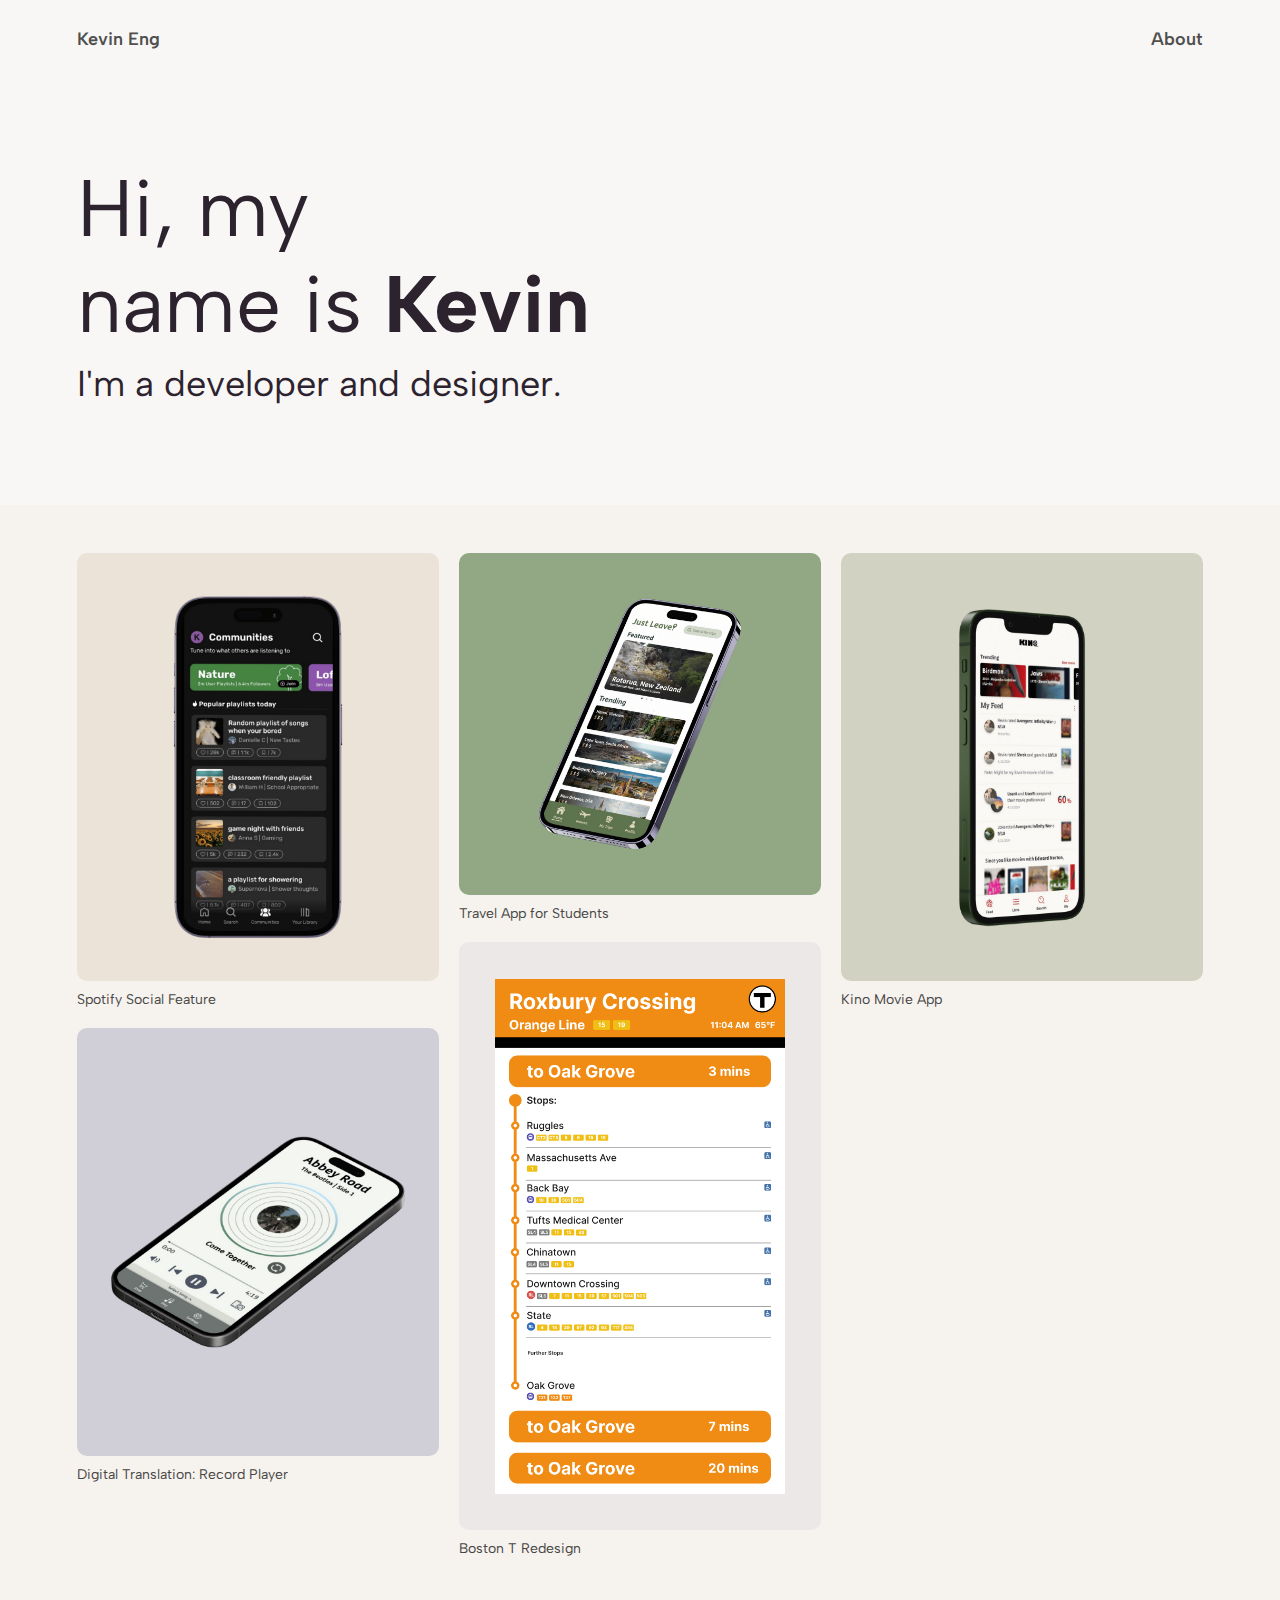
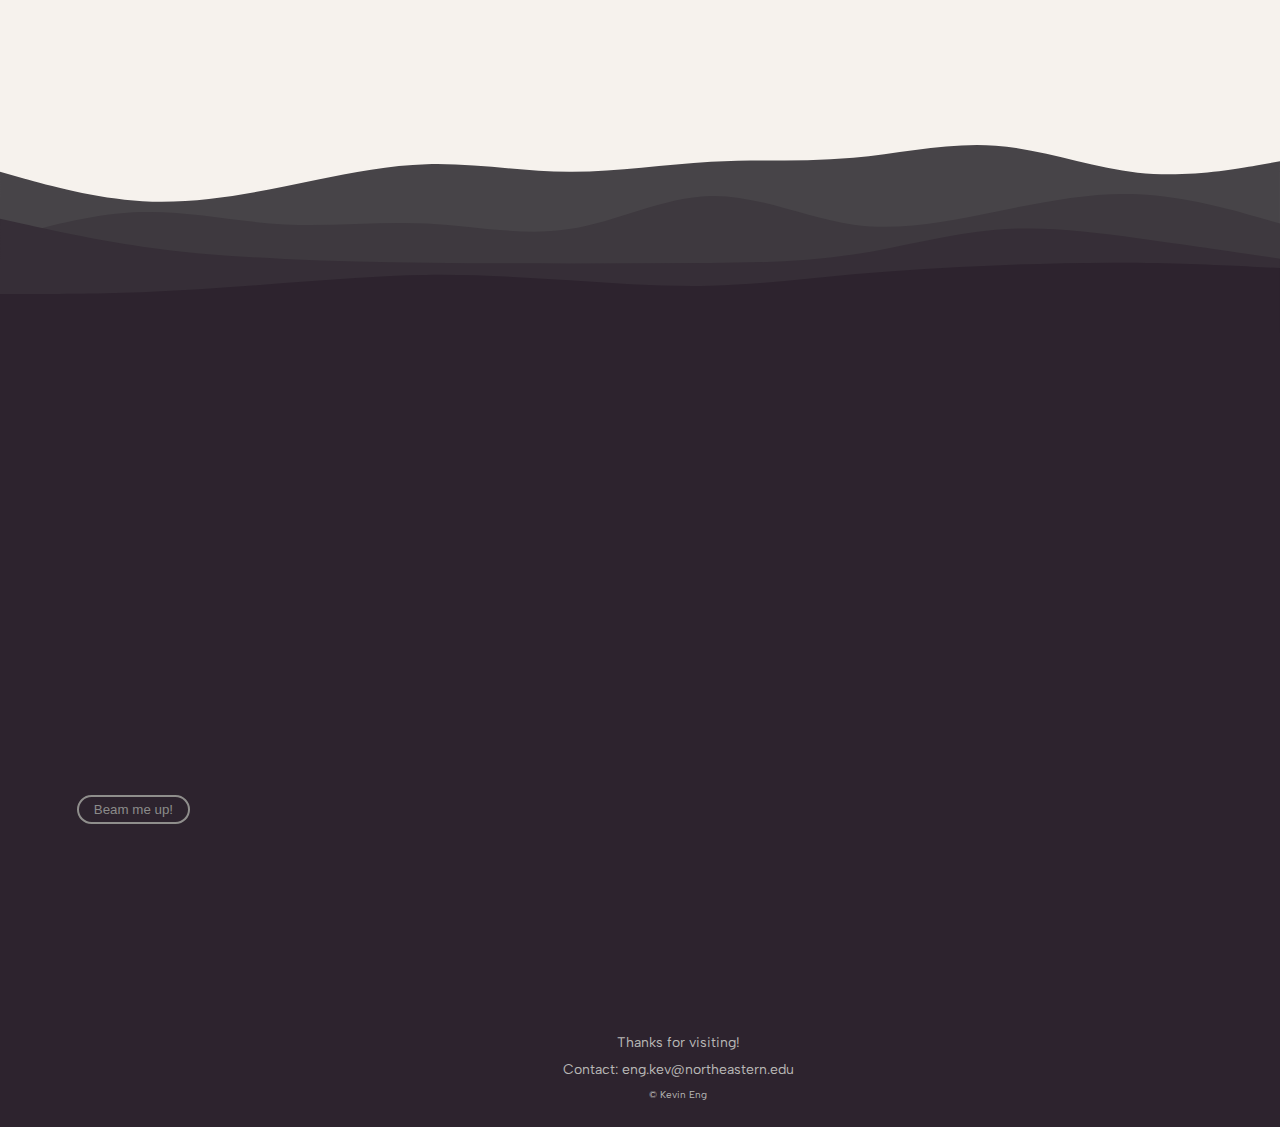
<file: index.html>
<!DOCTYPE html>
<html lang="en">

<head>
  <meta charset="UTF-8">
  <meta name="viewport" content="width=device-width, initial-scale=1.0">
  <link rel="preconnect" href="https://fonts.googleapis.com">
  <link rel="preconnect" href="https://fonts.gstatic.com" crossorigin>
  <link href="https://fonts.googleapis.com/css2?family=Albert+Sans:ital,wght@0,100..900;1,100..900&display=swap"
    rel="stylesheet">
  <link rel="stylesheet" href="style/landing.css">
  <link rel="stylesheet" href="style/footer.css">
  <link rel="stylesheet" href="style/portfolio-pieces.css">
  <link rel="stylesheet" href="style/general.css">
  <link rel="stylesheet" href="style/nav.css">
  <script defer src="app.js"></script>

  <title>KevinEngPortfolio</title>
</head>

<body>
  <div class="nav">
    <div class="home-name">
      Kevin Eng
    </div>
    <div class="about-header-text">
      <a href="#about-section-link">About</a>
    </div>
  </div>

  <section class="landing-section hidden" id="top">
    <div class="landing-grid">
      <div class="intro-container">
        <h1 class="intro-text">
          Hi, my <br>
          name is <strong>Kevin</strong>
        </h1>
        <p class="intro-description">
          I'm a developer and designer.
        </p>
      </div>
    </div>
  </section>
  <section class="portfolio-section">
    <div class="thumbnail-grid">
      <!--Col1-->
      <div class="thumnail-grid-column">
        <a href="pages/spotify-page.html">
          <div class="spotify-project-preview">
            <img class="thumbnail" src="images/landing-images/SpotifyMock.png" alt="">
          </div>
        </a>
        <p class="preview-description">
          Spotify Social Feature
        </p>
        <a href="pages/digital-translation.html">
          <div class="record-project-preview">
            <img class="thumbnail" src="images/landing-images/RecordThumnail.png" alt="">
          </div>
        </a>
        <p class="preview-description">
          Digital Translation: Record Player
        </p>
      </div>
      <!--Col2-->
      <div class="thumnail-grid-column">
        <a href="/pages/travel-page.html">
          <div class="leave-project-preview">
            <img class="thumbnail" src="images/landing-images/LeaveThumbnail.png" alt="">
          </div>
        </a>
        <p class="preview-description">
          Travel App for Students
        </p>
        <a href="/pages/boston-t-page.html">
          <div class="t-project-preview">
            <img class="thumbnail" src="images/landing-images/Display1Orange.jpg" alt="">
          </div>
        </a>

        <p class="preview-description">
          Boston T Redesign
        </p>
      </div>
      <!--Col3-->
      <div class="thumnail-grid-column">
        <a href="pages/kino-page.html">
          <div class="kino-project-preview">
            <img class="thumbnail" src="images/landing-images/KinoMock.png" alt="">
          </div>
        </a>
        <p class="preview-description">
          Kino Movie App
        </p>

      </div>
    </div>

  </section>

  <div>
    <img src="images/landing-images/waves.svg" class="waves" alt="">
  </div>

  <section class="about-section" id="about-section-link">
    <div class="about-grid">
      <div class="hidden">
        <h2 class="about-me">
          About Me
        </h2>
        <p class="about-description">
          Hello again! My name is Kevin. I am a designer and developer from New York and am pursuing a bachelors degree
          in Computer Science and
          Design at Northeastern University. I'm always experimenting with new tools and techniques in the digital
          design space. Through research, ideation, and iteration, I aim to create memorable digital experiences.
          When I'm not coding or designing, you'll find me creating 3D animations, 3D printing, and exploring new parts
          of the city.
        </p>
      </div>
      <div class="face-container">
        
      </div>
    </div>
    <button onclick="topFunction()" id="myBtn" class="top-button" title="Go to top">Beam me up!</button>

  </section>
  <section class="footer">
    <div class="footer-info">
      <p>Thanks for visiting!</p>
      <p>Contact: eng.kev@northeastern.edu</p>
      <p class="copyright">&#169 Kevin Eng</p>
    </div>
  </section>

</body>

</html>
</file>
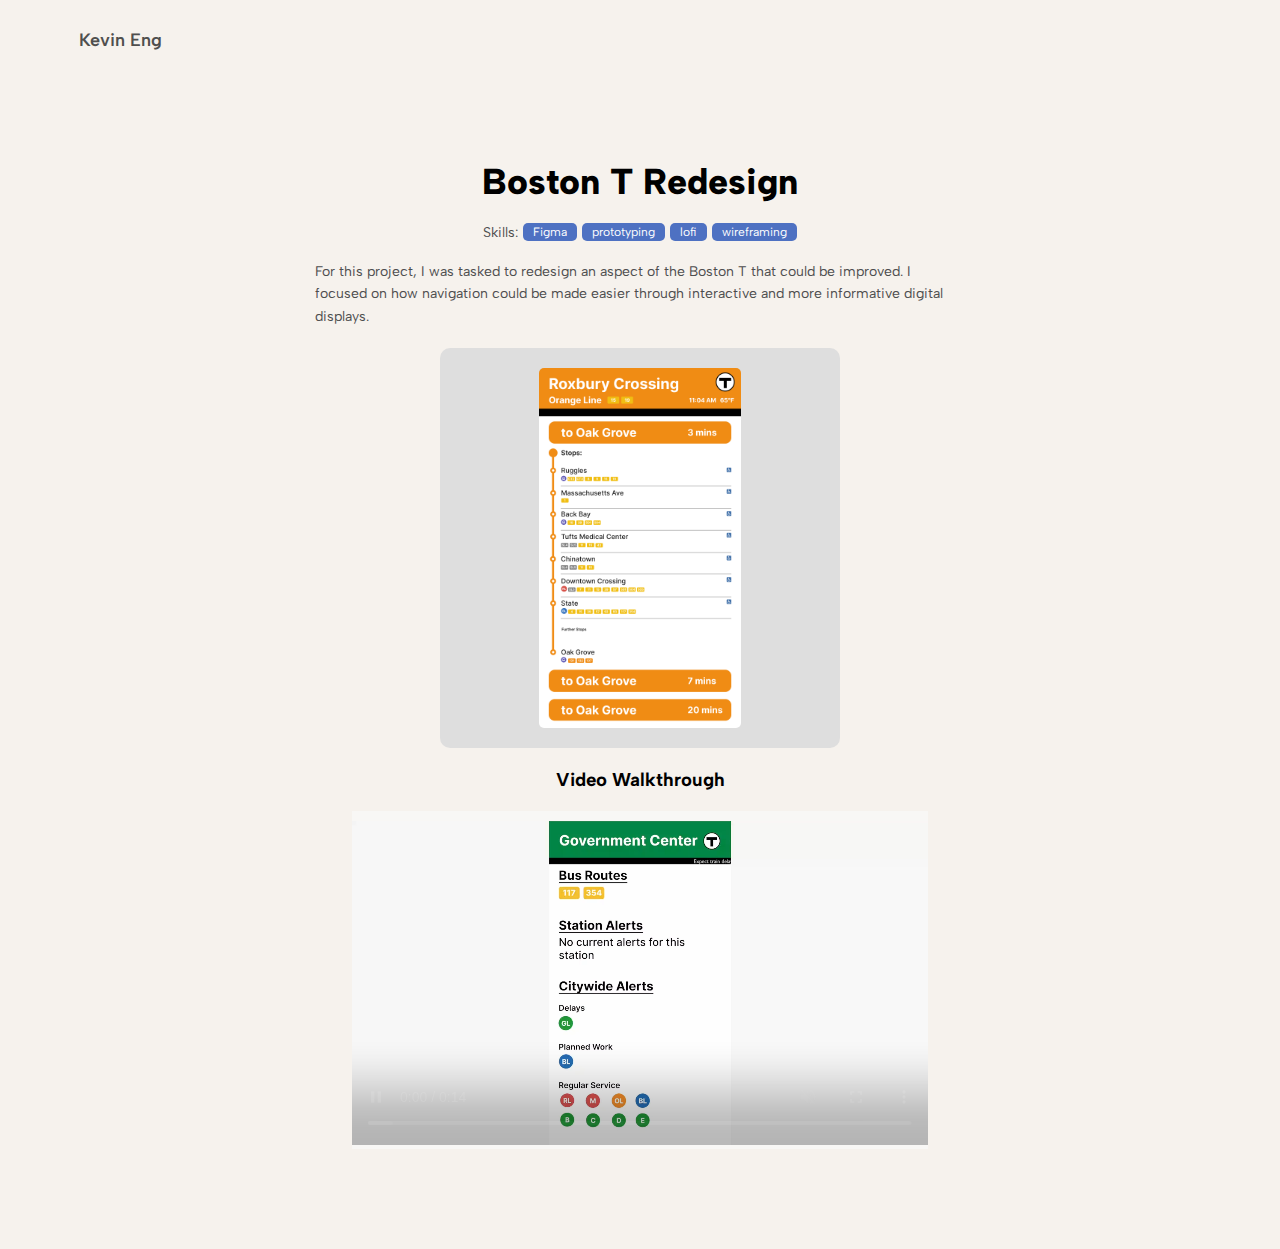
<file: pages/boston-t-page.html>
<!DOCTYPE html>
<html lang="en">

<head>
  <meta charset="UTF-8">
  <meta name="viewport" content="width=device-width, initial-scale=1.0">
  <link rel="stylesheet" href="/style/pages-t.css">
  <link rel="stylesheet" href="/style/pages-general.css">
  <link rel="stylesheet" href="/style/nav.css">
  <link href="https://fonts.googleapis.com/css2?family=Albert+Sans:ital,wght@0,100..900&display=swap" rel="stylesheet">
  <title>Document</title>
</head>

<body>
  <nav class="nav">
    <div class="home-text">
      <a href="/index.html">Kevin Eng</a>
    </div>
  </nav>

  <div class="full-width-container">
    <div class="main-grid">
      <header class="project-title">
        Boston T Redesign
      </header>

      <div class="attribute-list">
        <p>Skills:</p>
        <div class="attribute-box">Figma</div>
        <div class="attribute-box">prototyping</div>
        <div class="attribute-box">lofi</div>
        <div class="attribute-box">wireframing</div>
      </div>
      <div class="project-description-container">
        <p class="project-description">
          For this project, I was tasked to redesign an aspect of the Boston T that could be improved. 
          I focused on how navigation could be made easier through interactive and more informative digital displays.  
        </p>
      </div>
      <div class="media-container">
        <img  class="main-img" src="/images/landing-images/Display1Orange.jpg" alt="PrototypePreview">
      </div>
      <div>
        <h3>
          Video Walkthrough
          <p></p>
        </h3>
      </div>

      <div class="vid-background">
      <video autoplay muted loop controls  playsinline class="background-video">
        <source src="/images/boston-t-images/BostonTVid.mp4" type="video/mp4">
        Your browser does not support the video tag.
      </video>
    </div>
    </div>
  </div>

</body>

</html>
</file>
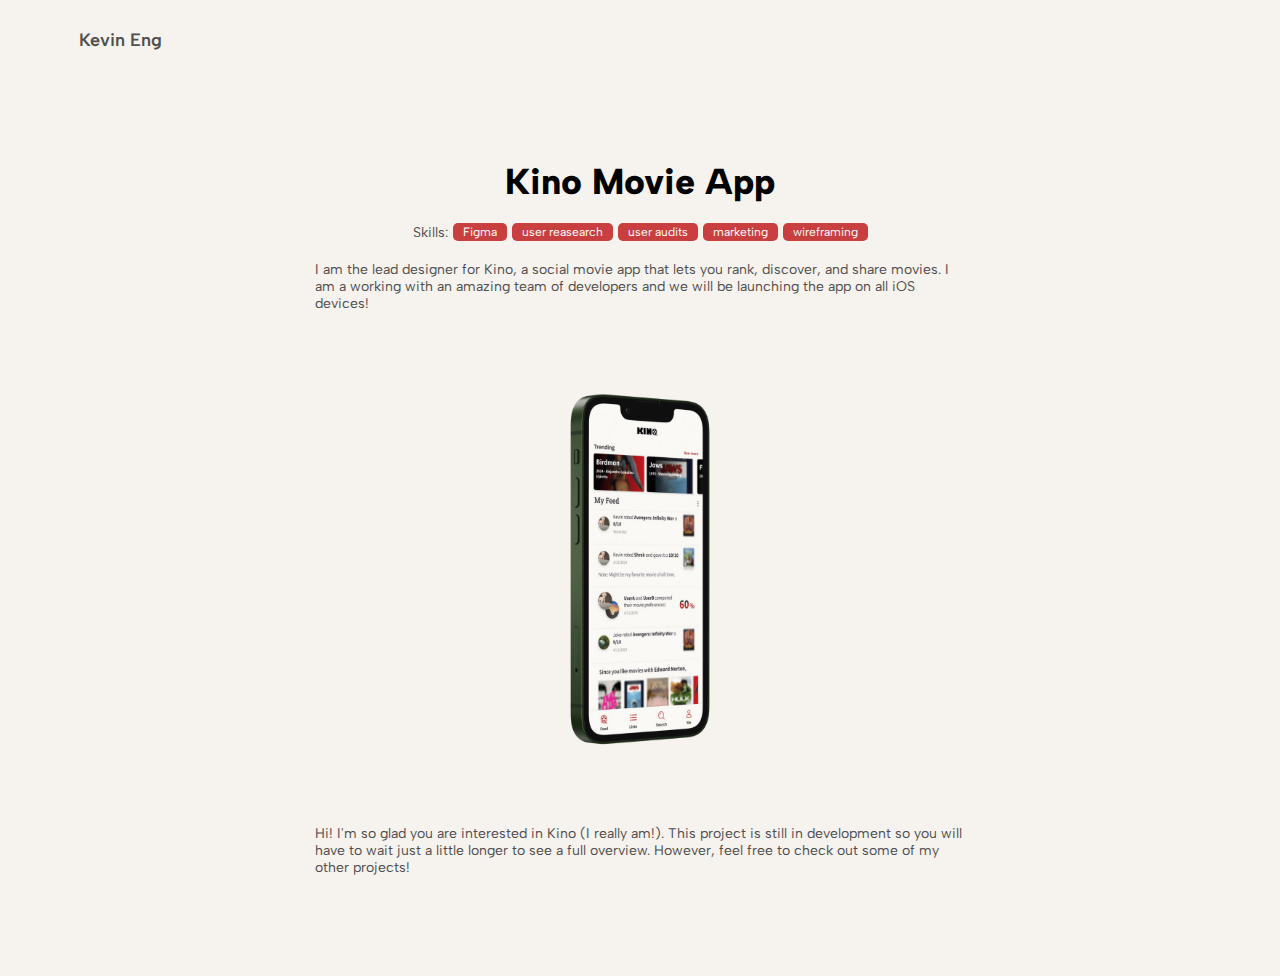
<file: pages/kino-page.html>
<!DOCTYPE html>
<html lang="en">

<head>
  <meta charset="UTF-8">
  <meta name="viewport" content="width=device-width, initial-scale=1.0">
  <link rel="stylesheet" href="/style/pages-kino.css">
  <link rel="stylesheet" href="/style/pages-general.css">
  <link rel="stylesheet" href="/style/nav.css">
  <link href="https://fonts.googleapis.com/css2?family=Albert+Sans:ital,wght@0,100..900&display=swap" rel="stylesheet">
  <title>Document</title>
</head>

<body>
  <nav class="nav">
    <div class="home-text">
      <a href="/index.html">Kevin Eng</a>
    </div>
  </nav>

  <div class="full-width-container">
    <div class="main-grid">
      <header class="project-title">
        Kino Movie App
      </header>

      <div class="attribute-list">
        <p>Skills:</p>
        <div class="attribute-box">Figma</div>
        <div class="attribute-box">user reasearch</div>
        <div class="attribute-box">user audits</div>
        <div class="attribute-box">marketing</div>
        <div class="attribute-box">wireframing</div>
      </div>
      <p>
        I am the lead designer for Kino, a social movie app that lets you rank, discover, and share movies. I am a working with 
        an amazing team of developers and we will be launching the app on all iOS devices!
        
      </p>
      <div class="media-container">
        <img src="/images/landing-images/KinoMock.png" alt="PrototypePreview">
      </div>

      <div>
        <p>
          Hi! I'm so glad you are interested in Kino (I really am!). This project
          is still in development so you will have to wait just a little longer to
          see a full overview. However, feel free to check out some of my other projects!
        </p>
      </div>
  </div>

</body>

</html>
</file>
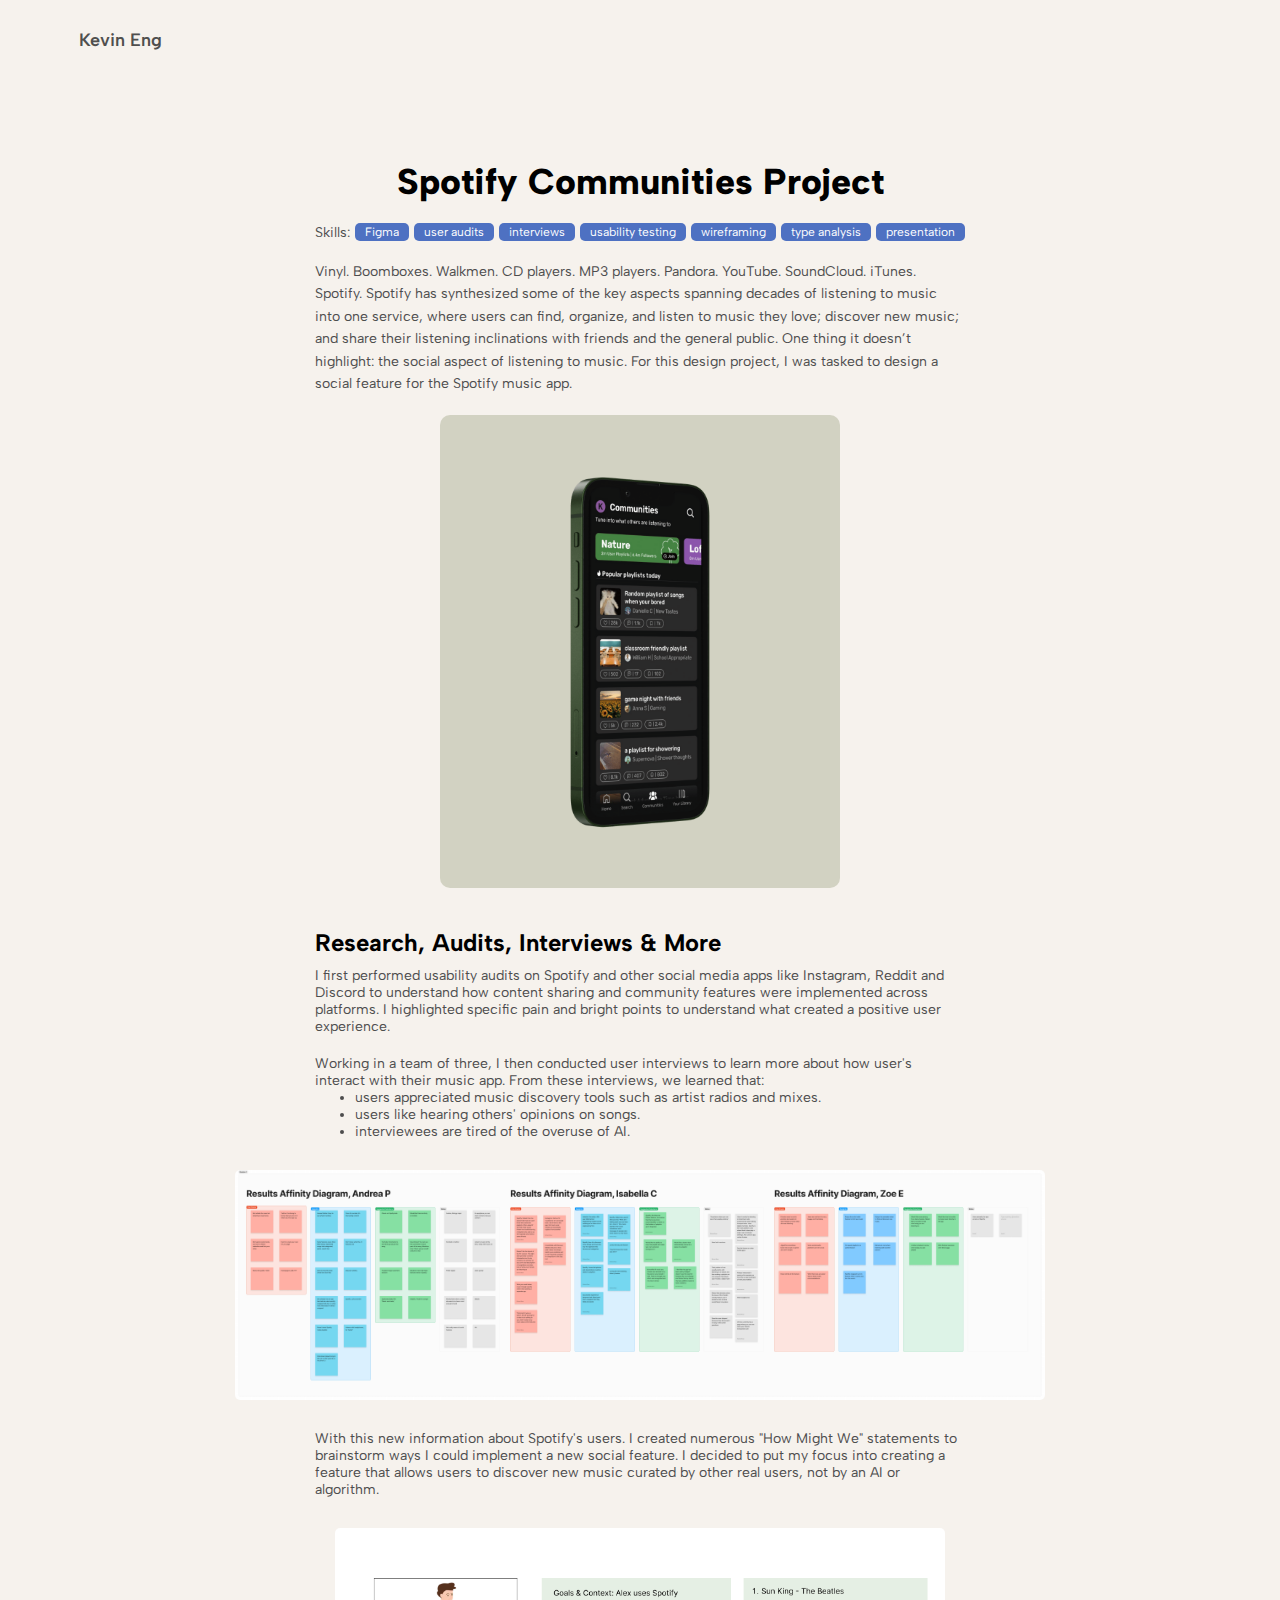
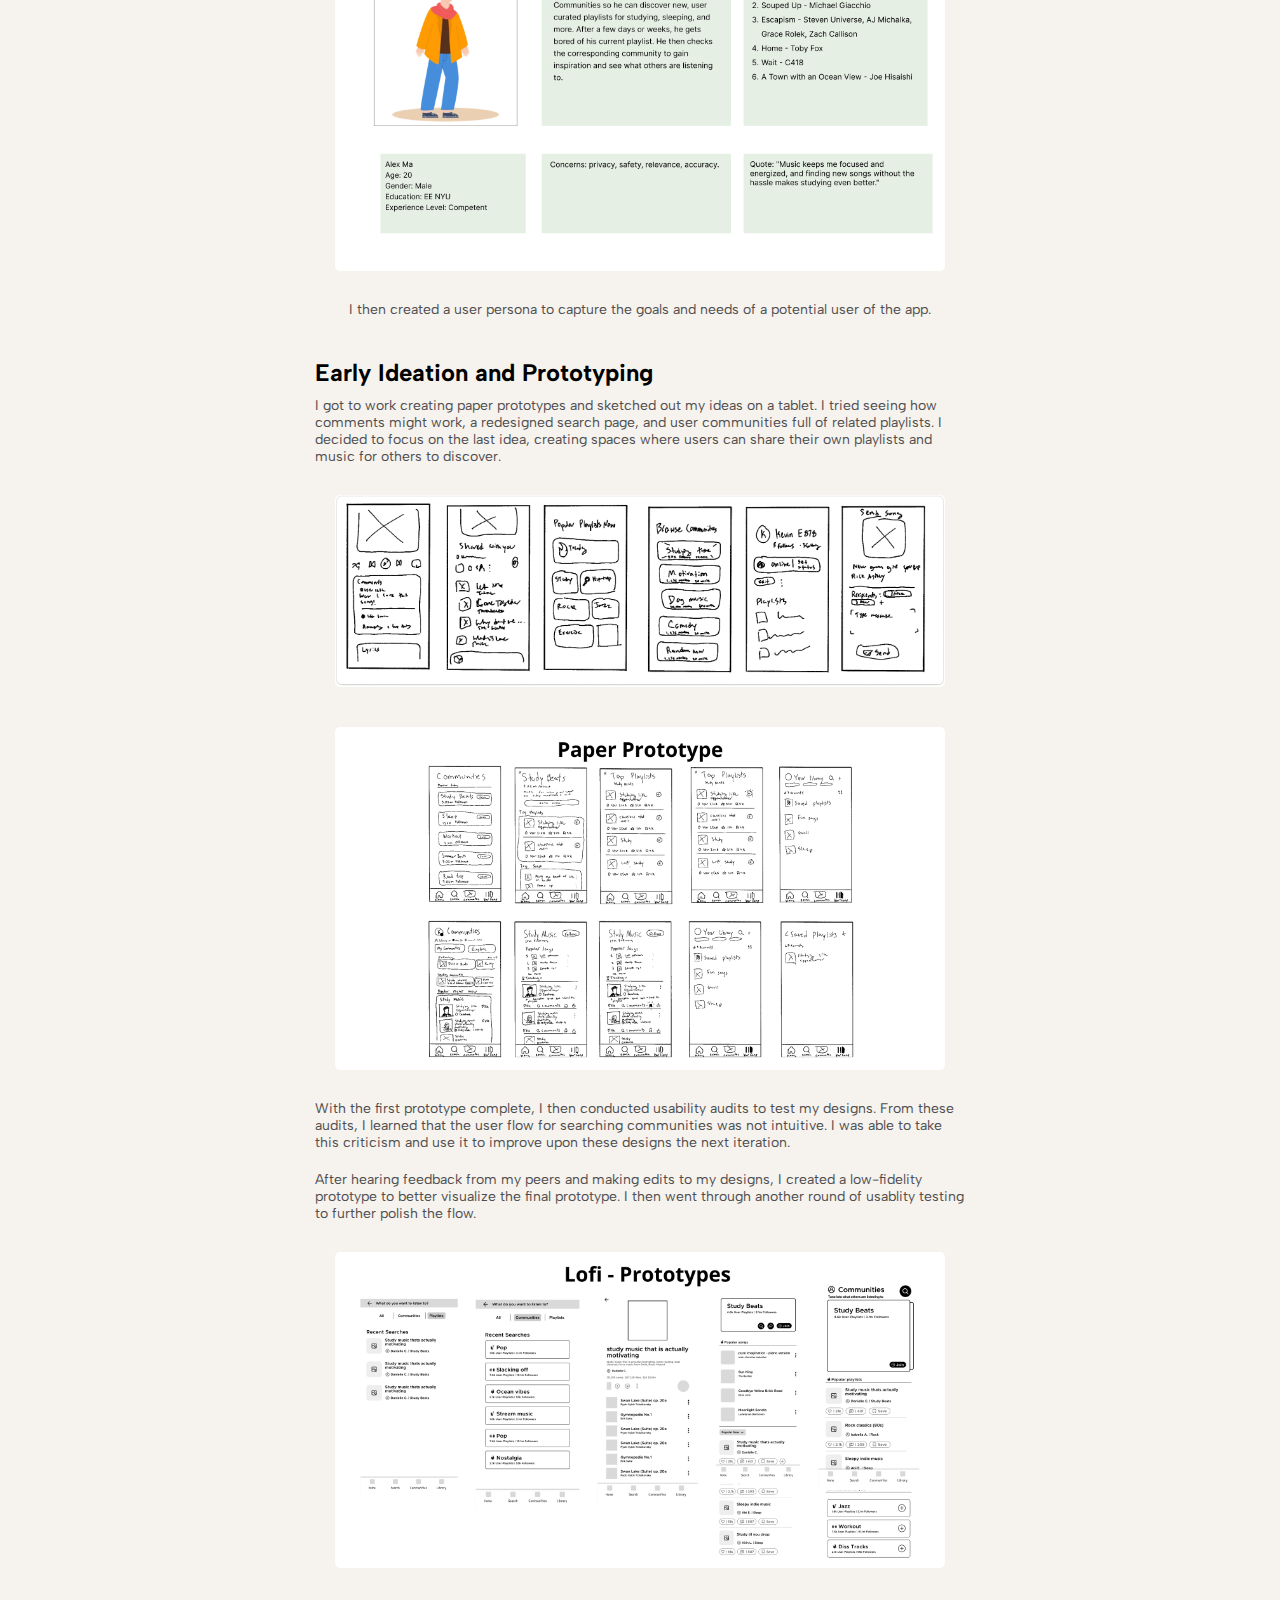
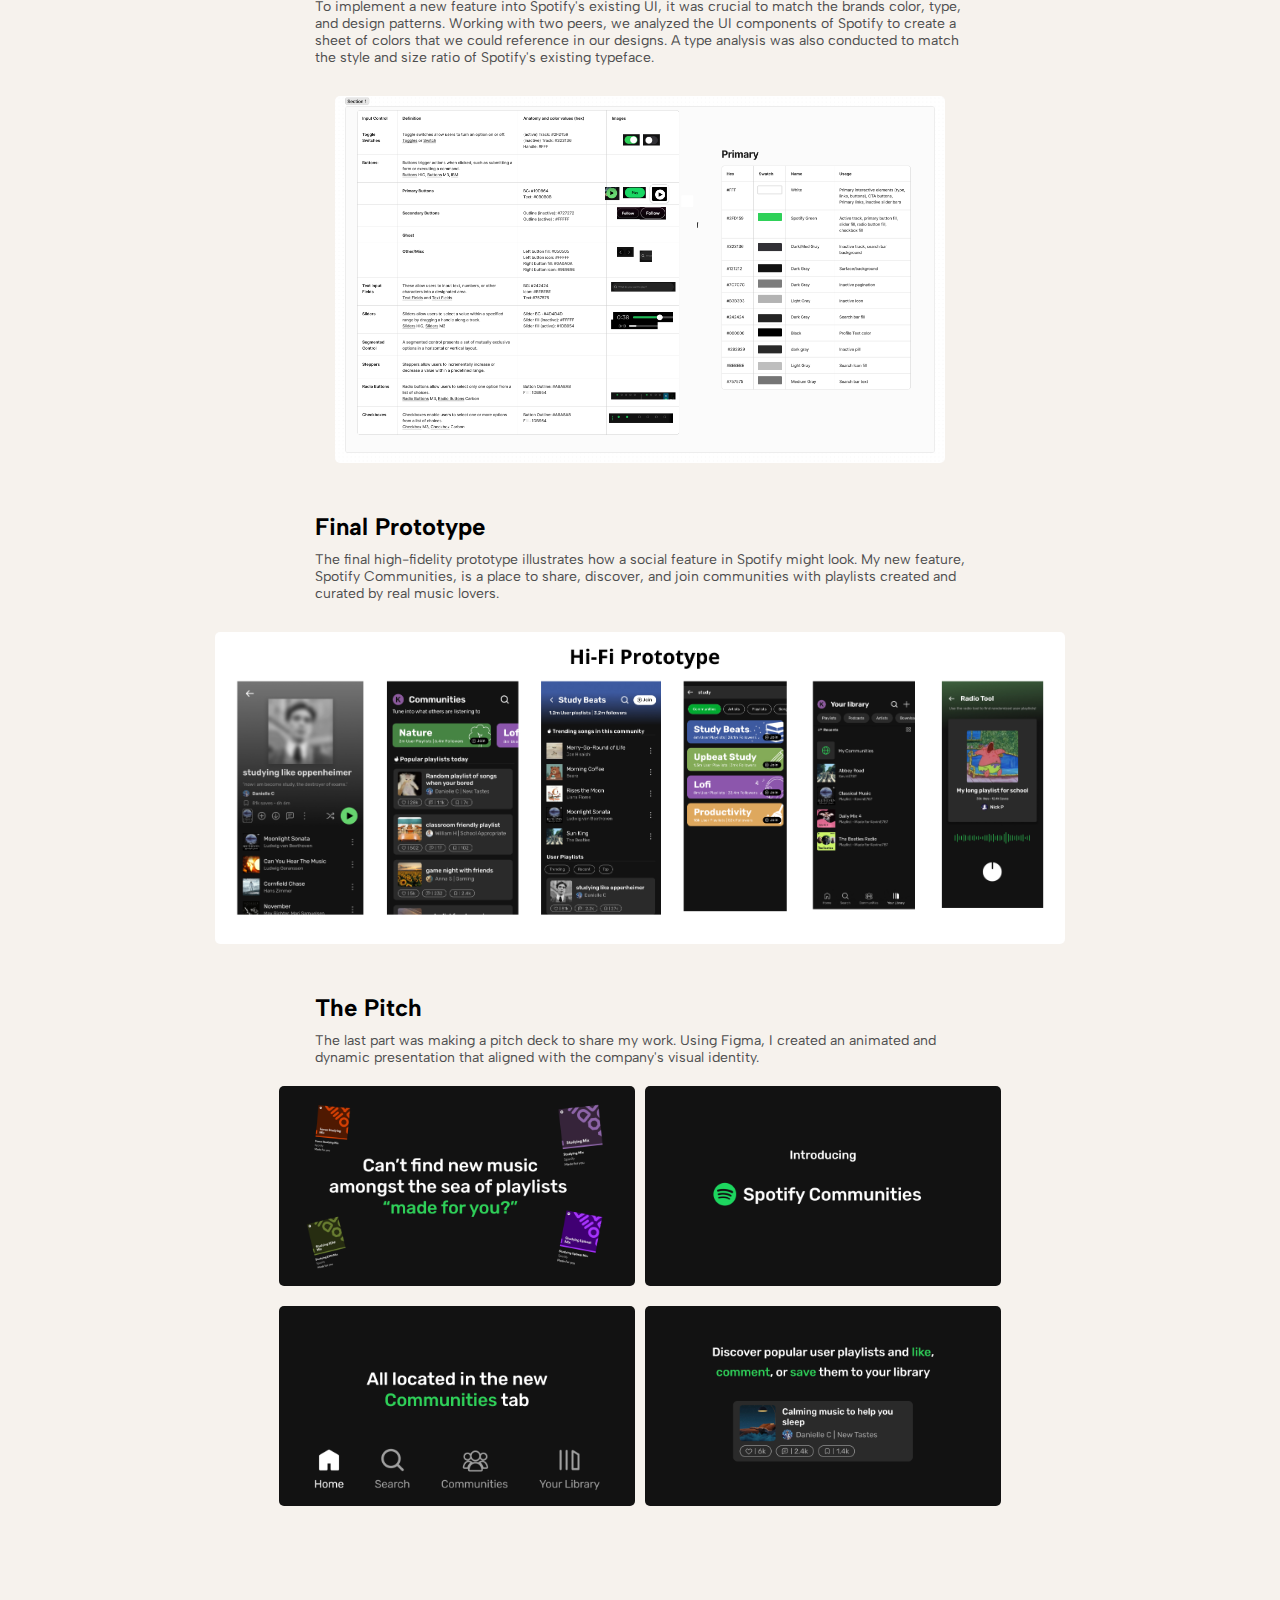
<file: pages/spotify-page.html>
<!DOCTYPE html>
<html lang="en">

<head>
  <meta charset="UTF-8">
  <meta name="viewport" content="width=device-width, initial-scale=1.0">
  <link rel="stylesheet" href="/style/pages-general.css">
  <link rel="stylesheet" href="/style/pages-spotify.css">
  <link rel="stylesheet" href="/style/nav.css">
  <link href="https://fonts.googleapis.com/css2?family=Albert+Sans:ital,wght@0,100..900&display=swap" rel="stylesheet">
  <title>Spotify Project</title>

</head>

<body>
  <nav class="nav">
    <div class="home-text">
      <a href="/index.html">Kevin Eng</a>
    </div>
  </nav>

  <div class="full-width-container">
  <div class="main-grid">
    <header class="project-title">
      Spotify Communities Project
    </header>

    <div class="attribute-list">
      <p>Skills:</p>
      <div class="attribute-box">Figma</div>
      <div class="attribute-box">user audits</div>
      <div class="attribute-box">interviews</div>
      <div class="attribute-box">usability testing</div>
      <div class="attribute-box">wireframing</div>
      <div class="attribute-box">type analysis</div>
      <div class="attribute-box">presentation</div>
    </div>

    <div class="project-description-container">
      <p class="project-description">
        Vinyl. Boomboxes. Walkmen. CD players. MP3 players. Pandora. YouTube. SoundCloud. iTunes. Spotify.
        Spotify has synthesized some of the key aspects spanning decades of listening to music into one service,
        where users can find, organize, and listen to music they love; discover new music; and share
        their listening inclinations with friends and the general public. One thing it doesn’t highlight:
        the social aspect of listening to music.
        For this design project, I was tasked to design a social feature for the Spotify music app.
      </p>
    </div>
    <div class="media-container">
      <img src="/images/landing-images/SpotifyThumnail.png" alt="PrototypePreview">
    </div>

    <div>
      <h2>
        Research, Audits, Interviews & More
      </h2>
      <p>
        I first performed usability audits on Spotify and other social media apps like Instagram,
        Reddit and Discord to understand how content sharing and community features were implemented across platforms. I
        highlighted
        specific pain and bright points to understand what created a positive user experience.
      </p>
    </div>
    <div>
      <p>
        Working in a team of three, I then conducted user interviews to
        learn more about how user's interact with their music app. From these interviews,
        we learned that:
      <ul>
        <li>
          users appreciated music discovery tools such as artist radios and mixes.
        </li>
        <li>
          users like hearing others' opinions on songs.
        </li>
        <li>
          interviewees are tired of the overuse of AI.
        </li>
      </ul>
      </p>
    </div>
    <div class="interview-img">
      <img src="/images/spotify-page-images/interviews.jpg" alt="">
    </div>

    <p>
      With this new information about Spotify's users. I created numerous "How Might We" statements to brainstorm ways I
      could
      implement a new social feature. I decided to put my focus into creating a feature that allows users to discover
      new music curated
      by other real users, not by an AI or algorithm.
    </p>
    <div class="persona-img">
      <img src="/images/spotify-page-images/persona.jpg" alt="">
    </div>
    <p>
      I then created a user persona to capture the goals and needs of a potential user of the app. 
    </p>

    <div>
      <h2>
        Early Ideation and Prototyping
      </h2>
      <p>
        I got to work creating paper prototypes and sketched out my ideas on a tablet.
        I tried seeing how comments might work, a redesigned search page, and user communities
        full of related playlists. I decided to focus on the last idea, creating spaces where users
        can share their own playlists and music for others to discover.
      </p>
    </div>
    <div class="sketches1-img">
      <img src="/images/spotify-page-images/sketches1.jpg" alt="">
    </div>
    <div class="sketches2-img">
      <img src="/images/spotify-page-images/sketches2.jpg" alt="">
    </div>
    <p>
      With the first prototype complete, I then conducted usability audits to test my designs. From these audits,
      I learned that the user flow for searching communities was not intuitive. I was able to take this criticism
      and use it to improve upon these designs the next iteration.
    </p>
    <p>
      After hearing feedback from my peers and making edits to my designs, I created a low-fidelity prototype to better
      visualize the final prototype. I then went through another round of usablity testing to further polish the flow.
    </p>
    <div class="lofi-img">
      <img src="/images/spotify-page-images/lofi.jpg" alt="">
    </div>
    <p>
      To implement a new feature into Spotify's existing UI, it was crucial to match the brands color, type, and design
      patterns.
      Working with two peers, we analyzed the UI components of Spotify to create a sheet of colors that we could
      reference in our designs.
      A type analysis was also conducted to match the style and size ratio of Spotify's existing typeface.
    </p>
    <div class="color-audit-img">
      <img src="/images/spotify-page-images/ColorAudit.jpg" alt="">
    </div>

    <div>
      <h2>Final Prototype</h2>
      <p>
        The final high-fidelity prototype illustrates how a social feature in Spotify might look.
        My new feature, Spotify Communities, is a place to share, discover, and join communities with playlists
        created and curated by real music lovers.
      </p>
    </div>
    <div class="hifi1-img">
      <img src="/images/spotify-page-images/hifi1.jpg" alt="">
    </div>
    <div>
      <h2>The Pitch</h2>
      <p>
        The last part was making a pitch deck to share my work. Using Figma, I created an animated and dynamic presentation
        that aligned with the company's visual identity. 
      </p>
    </div>
    <div class="pitch-imgs">
      <img src="/images/spotify-page-images/pitch1.jpg" alt="">
      <img src="/images/spotify-page-images/pitch2.jpg" alt="">
    </div>
    <div class="pitch-imgs">
      <img src="/images/spotify-page-images/pitch3.jpg" alt="">
      <img src="/images/spotify-page-images/pitch4.jpg" alt="">
    </div>


  </div>
</div>

</body>

</html>
</file>
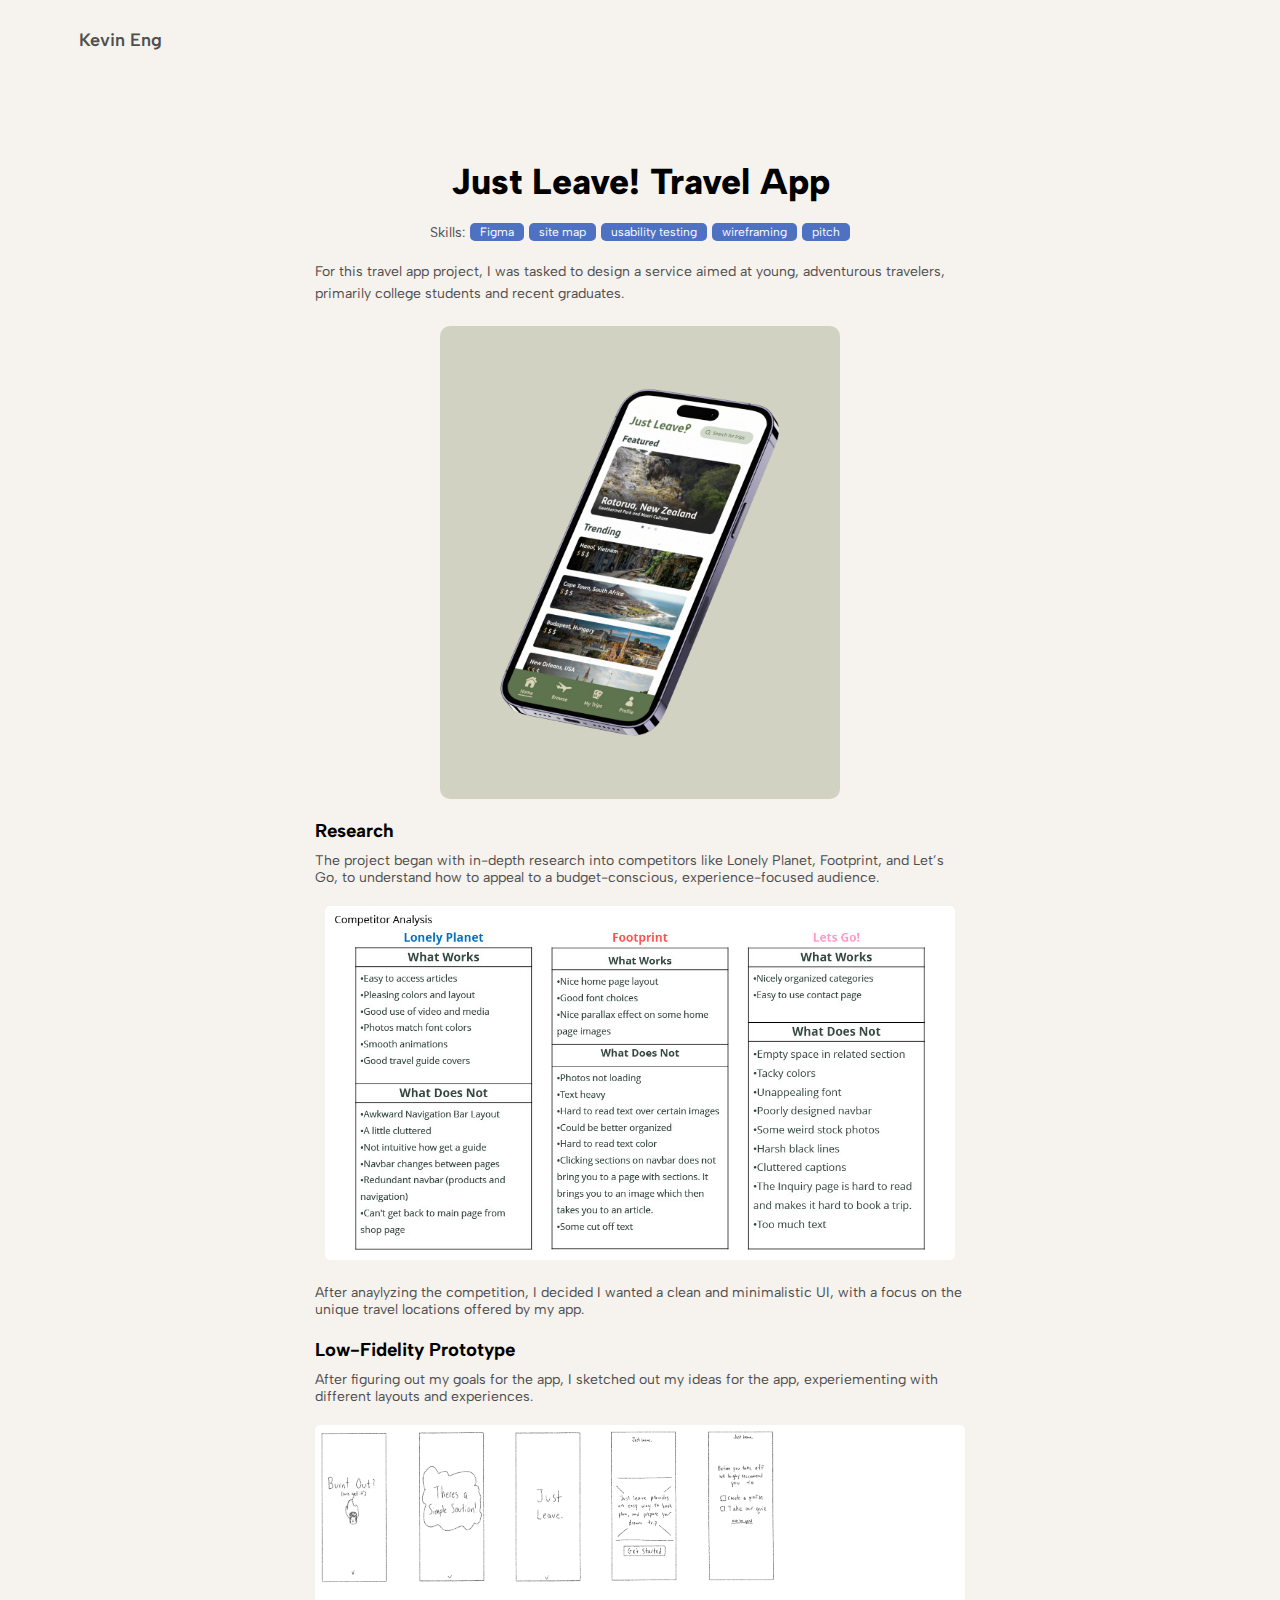
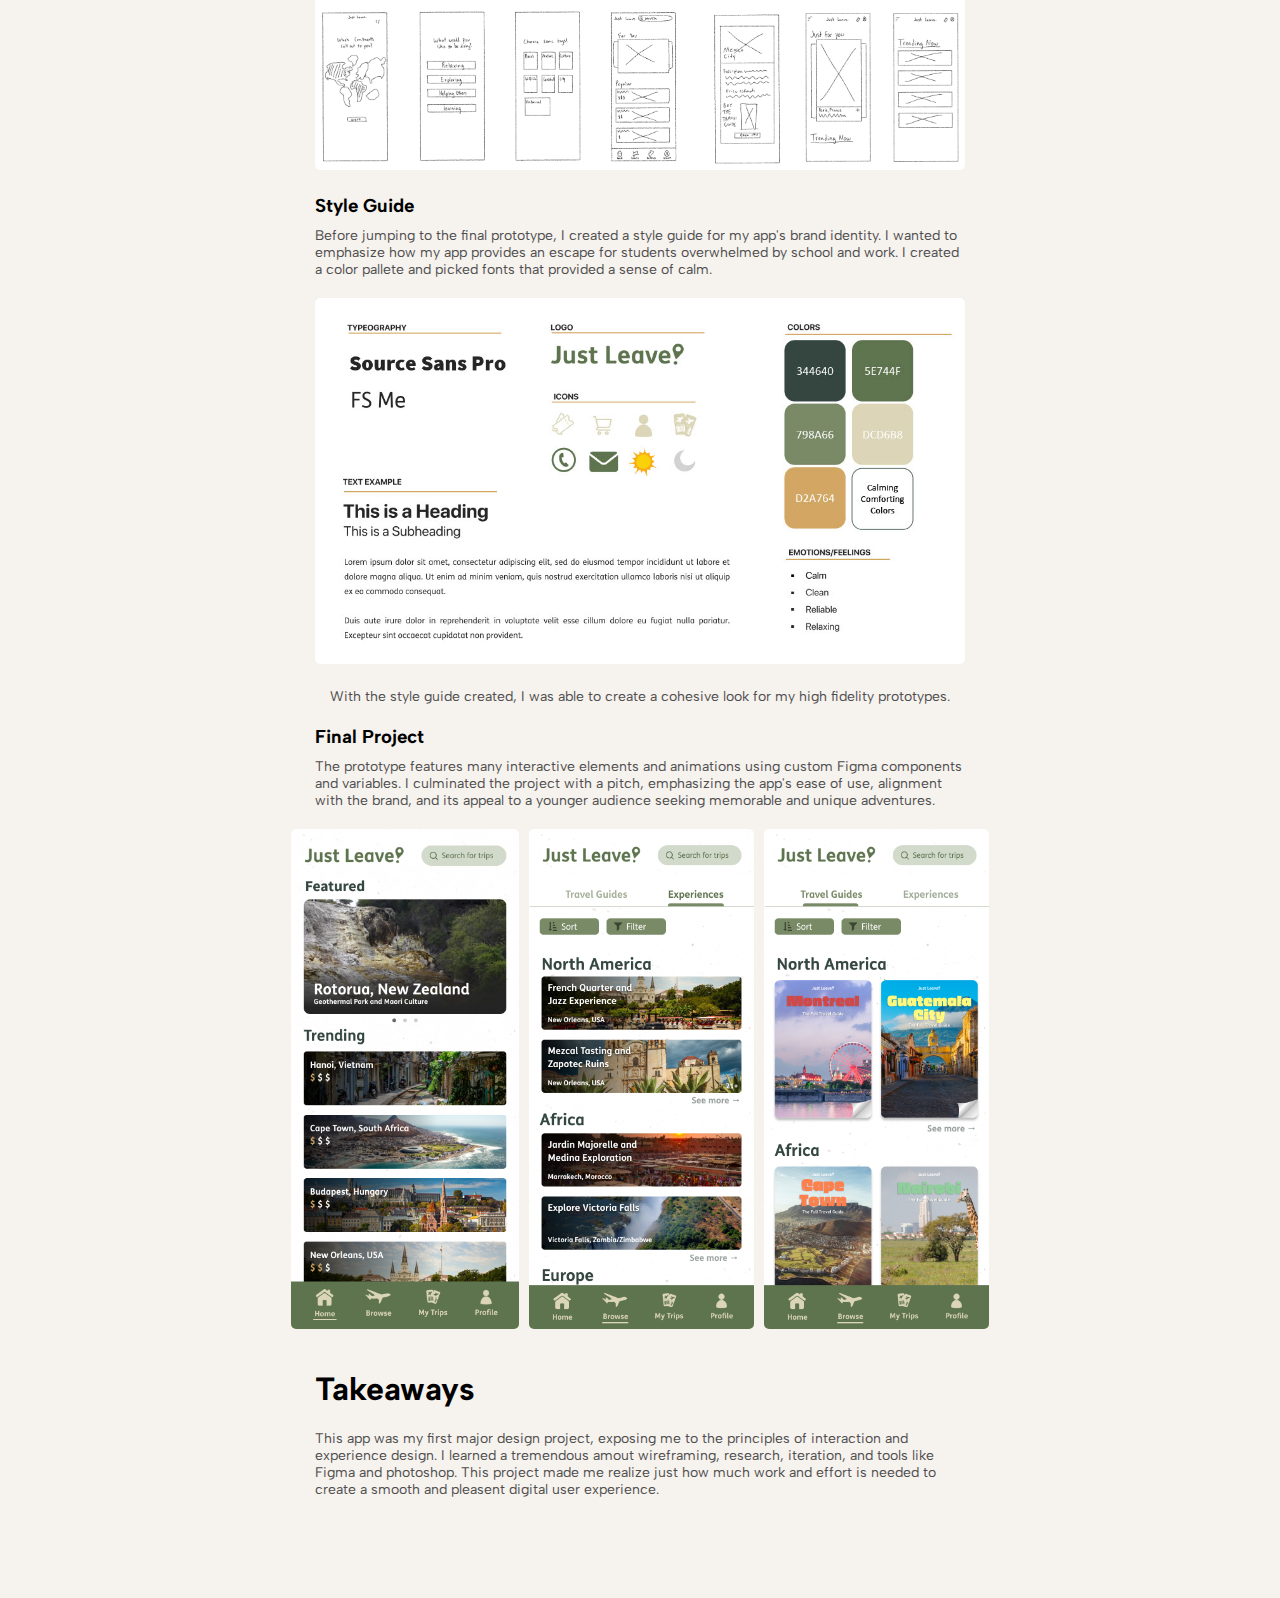
<file: pages/travel-page.html>
<!DOCTYPE html>
<html lang="en">

<head>
  <meta charset="UTF-8">
  <meta name="viewport" content="width=device-width, initial-scale=1.0">
  <link rel="stylesheet" href="/style/pages-travel.css">
  <link rel="stylesheet" href="/style/pages-general.css">
  <link rel="stylesheet" href="/style/nav.css">
  <link href="https://fonts.googleapis.com/css2?family=Albert+Sans:ital,wght@0,100..900&display=swap" rel="stylesheet">
  <title>Document</title>

</head>

<body>
  <nav class="nav">
    <div class="home-text">
      <a href="/index.html">Kevin Eng</a>
    </div>
  </nav>

  <div class="full-width-container">
    <div class="main-grid">
      <header class="project-title">
        Just Leave! Travel App
      </header>

      <div class="attribute-list">
        <p>Skills:</p>
        <div class="attribute-box">Figma</div>
        <div class="attribute-box">site map</div>
        <div class="attribute-box">usability testing</div>
        <div class="attribute-box">wireframing</div>
        <div class="attribute-box">pitch</div>
      </div>

      <div class="project-description-container">
        <p class="project-description">
          For this travel app project, I was tasked to design a service aimed at young, adventurous
          travelers, primarily college students and recent graduates.
        </p>
      </div>
      <div class="media-container">
        <img src="/images/landing-images/LeaveThumbnail.png" alt="PrototypePreview">
      </div>

      <div>
        <h3>
          Research
        </h3>
        <p>
          The project began with in-depth
          research into competitors like Lonely Planet, Footprint, and Let’s Go, to understand how to
          appeal to a budget-conscious, experience-focused audience.
        </p>
      </div>
      <div class="research1-img">
        <img src="/images/travel-page-images/Research2.jpg" alt="">
      </div>
      <p>
        After anaylyzing the competition, I decided I wanted a clean and minimalistic UI, with a focus on
        the unique travel locations offered by my app.
      </p>
      <div>
        <h3>
          Low-Fidelity Prototype
        </h3>
        <p>
          After figuring out my goals for the app, I sketched out my ideas for the app, experiementing with
          different layouts and experiences.
        </p>
      </div>
      <div class="lofi-img">
        <img src="/images/travel-page-images/LofiSketches.png" alt="">
      </div>
      <div>
        <h3>
          Style Guide
        </h3>
        <p>
          Before jumping to the final prototype, I created a style guide for my app's
          brand identity. I wanted to emphasize how my app provides an escape for students overwhelmed by
          school and work. I created a color pallete and picked fonts that provided a sense of calm.
        </p>
      </div>
      <div class="research2-img">
        <img src="/images/travel-page-images/Research1.jpg" alt="">
      </div>
      <div>
        <p>
          With the style guide created, I was able to create a cohesive look for my high fidelity prototypes.
        </p>
      </div>

      <div>
        <h3>
          Final Project
        </h3>
        <p>
          The prototype features many interactive elements and animations using custom
          Figma components and variables. I culminated the project with a pitch, emphasizing the app's ease of use,
          alignment with the brand, and its appeal to a younger audience seeking memorable and unique adventures.
        </p>
      </div>
      <div class="hifi-imgs">
        <img src="/images/travel-page-images/hifi1.jpg" alt="">
        <img src="/images/travel-page-images/hifi2.jpg" alt="">
        <img src="/images/travel-page-images/hifi3.jpg" alt="">

      </div>

      <div>
        <h1>Takeaways</h1>
        <p>
          This app was my first major design project, exposing me to the principles of 
          interaction and experience design. I learned a tremendous amout wireframing, research, iteration, 
          and tools like Figma and photoshop. This project made me realize just how much work and effort is needed
          to create a smooth and pleasent digital user experience.  
        </p>
      </div>

    </div>
  </div>




</body>

</html>
</file>
<file: style/landing.css>
.landing-grid {
  display: grid;
  grid-template-columns: 1fr;
  row-gap: 0px;
  padding-left: 6%;
  padding-right: 6%;
}

.intro-container {

  color: rgba(45, 35, 46, 1);
  display: flex;
  flex-direction: column;
  justify-content: center;
  align-items: start;
}

.intro-text {
  margin-top: 0;
  margin-bottom: 10px;
  font-size: 80px;
  font-weight: 400;
  pointer-events: none;
}

.intro-description {
  margin: 0;
  font-size: 36px;
}

@media (max-width:500px) {
  .intro-text {
    font-size: 40px;
  }

  .intro-description {
    font-size: 18px;
  }
}

.profile-container {
  display: flex;
  justify-content: flex-end;
}

.profile-photo {
  height: 400px;
}

.landing-section {
  padding-bottom: 100px;
}

.about-section {
  background-color: rgba(45, 35, 46, 1);
  color: rgba(248, 247, 245, 1);
  padding-left: 6%;
  padding-right: 6%;

  padding-bottom: 200px;
  padding-top: 120px;
}

.waves {
  background-color: #f6f2ed;
  width: 100%;
  margin-bottom: -10px;
}

.about-grid {
  display: grid;
  gap: 5%;
  grid-template-columns: 2fr 1fr;
}

.about-me {
  font-size: 48px;

  font-style: normal;
  font-weight: 700;
  line-height: normal;
  text-decoration-line: underline;
  text-decoration-thickness: 3px;

  margin: 0;

}

.about-description {
  font-weight: 400;
  font-size: 20px;
  line-height: 32px;
  margin-bottom: 40px;
}


@media (max-width:500px) {
  .about-me {
    font-size: 2
    4px;
  }
  .about-description {
    font-size: 16px;
  }

  .about-grid {
    grid-template-columns: 1fr;
  }
}

.top-button {
  background-color: transparent;
  color: rgb(139, 139, 138);
  border-style: solid;
  border-color: rgb(143, 142, 140);
  border-radius: 20px;

  padding-left: 15px;
  padding-right: 15px;
  padding-top: 5px;
  padding-bottom: 5px;

  cursor:pointer;

}

.face-container {
  display: flex;
  align-items: center;
  justify-content: center;
}

.face-photo {
  border-radius: 5%;
  object-fit: cover;
  width: 80%;
}
</file>
<file: style/footer.css>
.footer {
  background-color: rgba(45, 35, 46, 1);
  color: rgba(248, 247, 245, 1);
  padding-left: 6%;
  padding-bottom: 2%;



}

.footer-info {
  display: flex;
  flex-direction: column;
  justify-content: center;
  align-items: center;
  font-size: 14px;
  color: rgb(185, 184, 182);

}

.footer-info p {
  padding: 0;
  margin: 0;
  margin-top: 10px;
}

.copyright {
  padding-top: 10px;
  font-size: 10px;
}
</file>
<file: style/portfolio-pieces.css>
.thumbnail-grid {
  background-color: #f6f2ed;
  /* FAF7F0 */ 
  display: grid;
  gap: 20px;
  grid-template-columns: 1fr 1fr 1fr;
  
  padding-left: 6%;
  padding-right: 6%;
  padding-top: 48px;
  padding-bottom: 188px;
}

@media (max-width:950px) {
  .thumbnail-grid {
    grid-template-columns: 1fr 1fr;
  }
}

@media (max-width:500px) {
  .thumbnail-grid {
    grid-template-columns: 1fr;
  }
}

.thumnail-grid-column {
  display: flex;
  flex-direction:column;
  gap: 20px;
}

.spotify-project-preview,
.t-project-preview,
.leave-project-preview,
.kino-project-preview,
.record-project-preview {
  position: relative;
  display: flex;
  justify-content: center;
  align-items: center;
  background-color: rgb(210, 210, 194);
  width: 100%;
  border-radius: 10px;
  box-sizing: border-box;
  cursor: pointer;

  transition: box-shadow .15s ease;
}

.spotify-project-preview:hover,
.t-project-preview:hover,
.leave-project-preview:hover,
.kino-project-preview:hover,
.record-project-preview:hover {
  box-shadow: 2px 4px 5px rgba(0, 0, 0, 0.12);
}

.spotify-project-preview img,
.t-project-preview img,
.leave-project-preview img,
.kino-project-preview img,
.record-project-preview img {
  max-width: 100%;            /* Image will not exceed container width */
  max-height: 100%;           /* Image will not exceed container height */
  width: auto;                /* Control the width based on content */
  height: auto;               /* Maintain aspect ratio */
  object-fit: contain;        /* Ensure the image fits within the container */
}

.spotify-project-preview {
  background-color: rgb(235, 226, 216);
}

.leave-project-preview {
  background-color: rgb(146, 167, 132);
  padding-left: 10%;
  padding-right: 10%;
}

.record-project-preview {
  background-color: rgb(208, 206, 214);
}

.t-project-preview {
  background-color: rgb(236, 232, 231);
  padding: 10%;
}

.preview-description {
  color: #454545;
  font-size: 14px;
  margin: 0px;
  margin-top: -10px;
}
</file>
<file: style/general.css>
body {
  display: grid;
  grid-template-rows: auto auto;  /*Adjust depending on the number of sections */
  background-color: #f8f7f5;
  font-family: Albert Sans, sans-serif;
  font-weight: 400;
  margin: 0;
}

html {
  scroll-behavior: smooth;
}

.hidden {
  opacity: 0;
  transform: translateX(-8%);
  transition: all 1s;
}

.show {
  opacity: 1;
  transform: translateX(0);
}

@media(prefers-reduced-motion) {
  .hidden {
    transition: none;
  }
}
</file>
<file: style/nav.css>
.nav,
.portfolio-links {
  display: flex;
  flex-direction: row;
  justify-content: space-between;
}

.nav {
  font-size: 18px;
  font-weight: 600;
  align-items: center;
  color: rgb(79, 79, 78);
  height: 80px;
  padding-left: 6%;
  padding-right: 6%;
  padding-bottom: 0px;
  margin-bottom: 80px;
  
}


.about-header-text, 
.home-name {
  border: none;
  box-sizing: border-box;
  border-bottom: 2.5px solid transparent;
  transition: border-color .2s;

}

.about-header-text:hover {
  border-bottom: 2.5px solid rgb(255, 203, 106);

}

a {
  color: inherit;
  text-decoration: none;
}
</file>
<file: style/pages-t.css>
.media-container {
  background-color: rgb(222, 222, 222);
  height: 400px;
  padding: 20px 0px;
}

h3 {
  margin: 0px;
}


.background-video {
  width: 100%;
  height: 100%;
  object-fit: cover;
}

.vid-background {
  width: 45vw; /* Slightly larger than the viewport */
  overflow: hidden;
  padding-top: 10px;
  background-color: #f8f7f5;

}
</file>
<file: style/pages-general.css>
body {
  display: flex;
  flex-direction: column;
  background-color: #f6f2ed;
  font-family: Albert Sans, sans-serif;
  font-weight: 400;
  margin: 0;
  margin-bottom: 100px;
}

ul, 
body p {
  color: rgb(77, 77, 77);
  font-size: 14px;
  margin: 0px;
}

.home-text {
  box-sizing: border-box;
  border: 2.5px solid transparent;
  transition: all .2s;
  box-sizing: border-box;
}

.home-text:hover {
  border-bottom: 2.5px solid rgb(255, 203, 106);
}

.full-width-container {
  width: 100%;
  display: flex;
  justify-content: center;
}

.main-grid {
  display: grid;
  max-width: 650px;
  padding: 0 40px;
  gap: 20px;

  justify-items: center;
  align-items: center;
  justify-content: center;

}

h2 {
  margin-bottom: 10px;
}

.project-title {
  font-size: 36px;
  font-weight: 800;
}

.attribute-list {
  display: flex;
  flex-wrap: wrap;
  align-items: center;

  column-gap: 5px;
  row-gap: 4px;
}

.attribute-box {
  font-weight: 400;
  font-size: 12px;

  padding: 2px 10px;
  border-radius: 5px;
  
  color: rgb(255, 255, 255);
  background-color: rgb(78, 113, 194);

  text-wrap: nowrap;
  white-space: nowrap;
}

.project-description-container {
  line-height: 140%;
  display: flex;
  flex-direction: column;
}

.media-container {
  position: relative;
  display: flex;
  border-radius: 10px;
  width: 400px;
  
  justify-content: center;
  align-items: center;
  box-sizing: border-box;

}



img {
  max-width: 100%;
  max-height: 100%;
  height: auto;
  object-fit: contain;
  border-radius: 5px;
}
</file>
<file: style/pages-kino.css>
.attribute-box {
  color: rgb(255, 255, 255);
  background-color: rgb(201, 63, 63) !important;
}
</file>
<file: style/pages-spotify.css>
.hifi1-img,
.lofi-img,
.color-audit-img,
.sketches2-img,
.sketches1-img,
.interview-img,
.persona-img {
  position: relative;
  display: flex;
  border-radius: 30px;

  justify-content: center;
  align-items: center;
  box-sizing: border-box;

}

.media-container {
  background-color: rgb(210, 210, 194);
}

.interview-img {
  margin: 10px -80px;
}

.lofi-img,
.color-audit-img,
.sketches2-img,
.sketches1-img,
.persona-img {
  margin: 10px 20px;
}

.hifi1-img {
  margin: 10px -100px;
}

.pitch-imgs {
  display: flex;
  flex-direction: row;
  justify-content: center;
  gap: 10px;
  height: 200px;
}
</file>
<file: style/pages-travel.css>
h3 {
  margin: 0px;
  margin-bottom: 10px;
}

.research1-img {
  margin: 0px 10px;
}

.hifi-imgs {
  display: flex;
  flex-direction: row;
  justify-content: center;
  gap: 10px;
  height: 500px;
}

.media-container {
  background-color: rgb(210, 210, 194);
}
</file>
